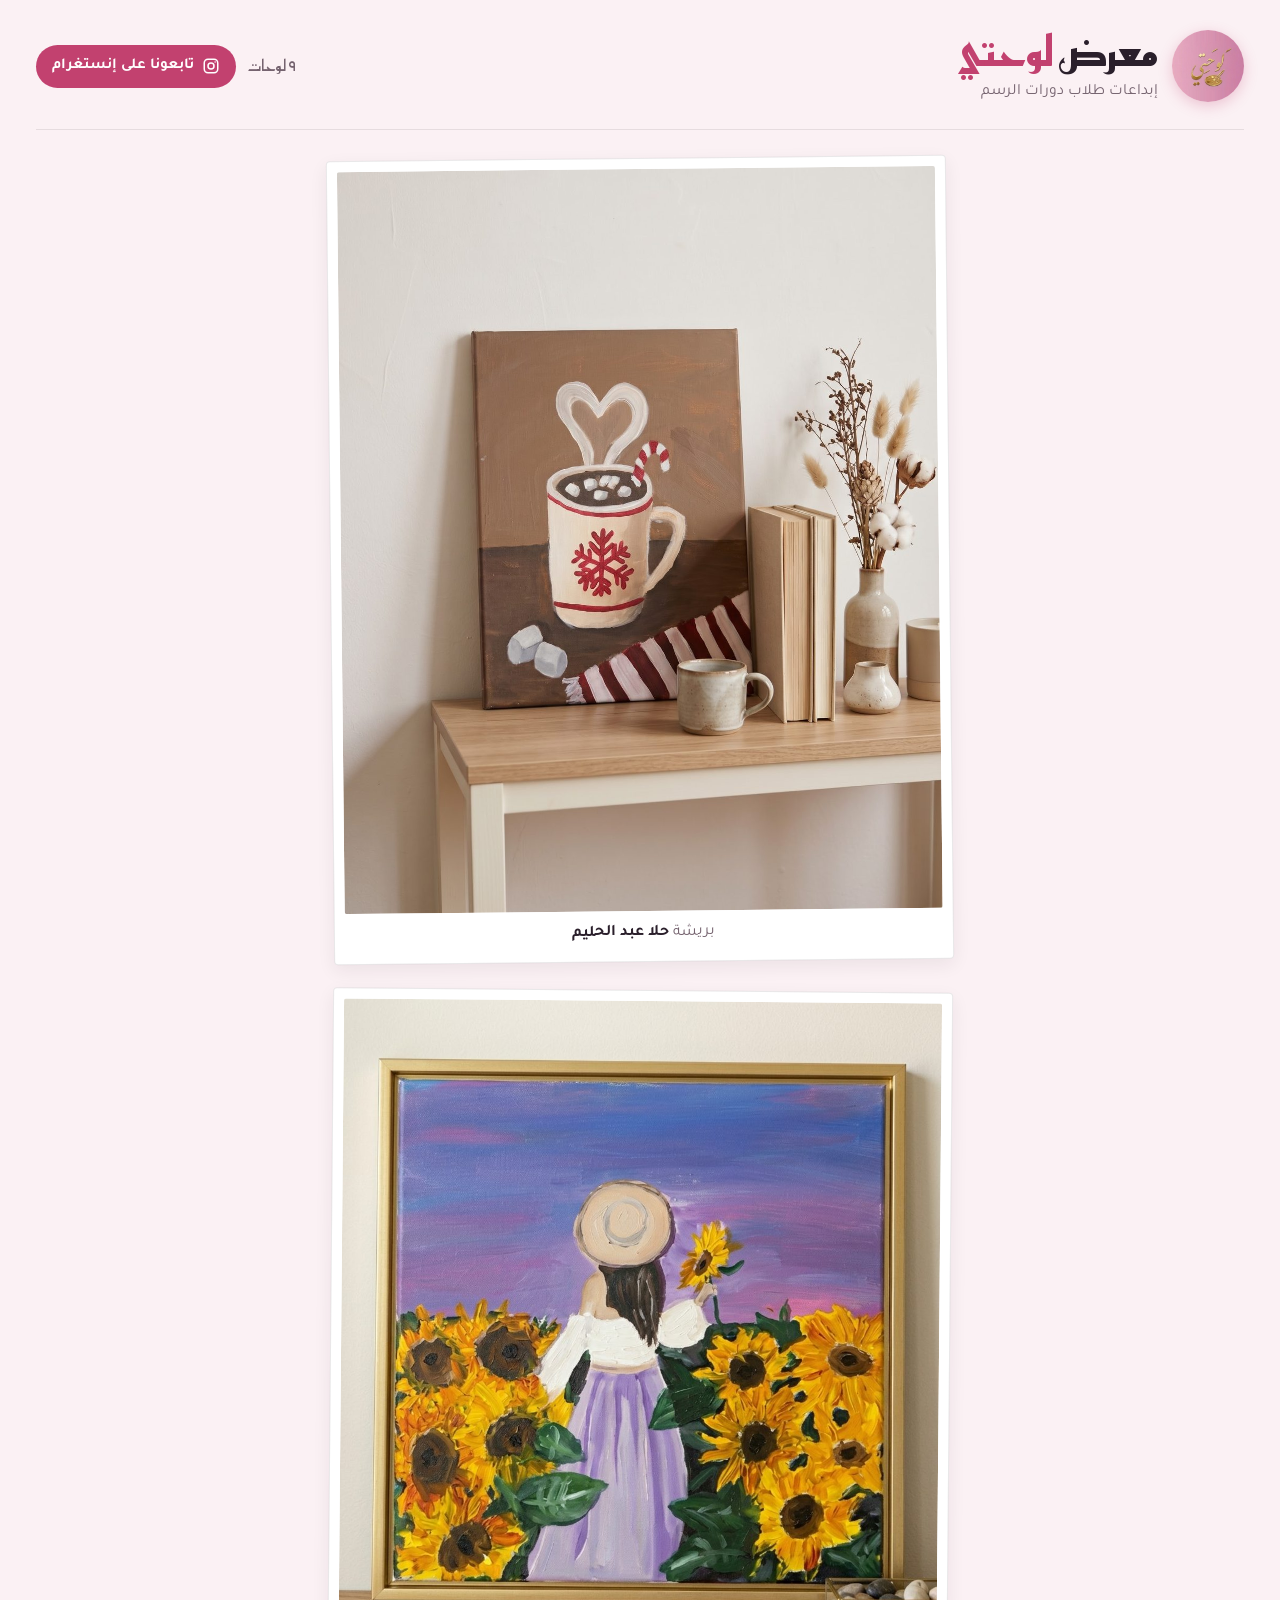
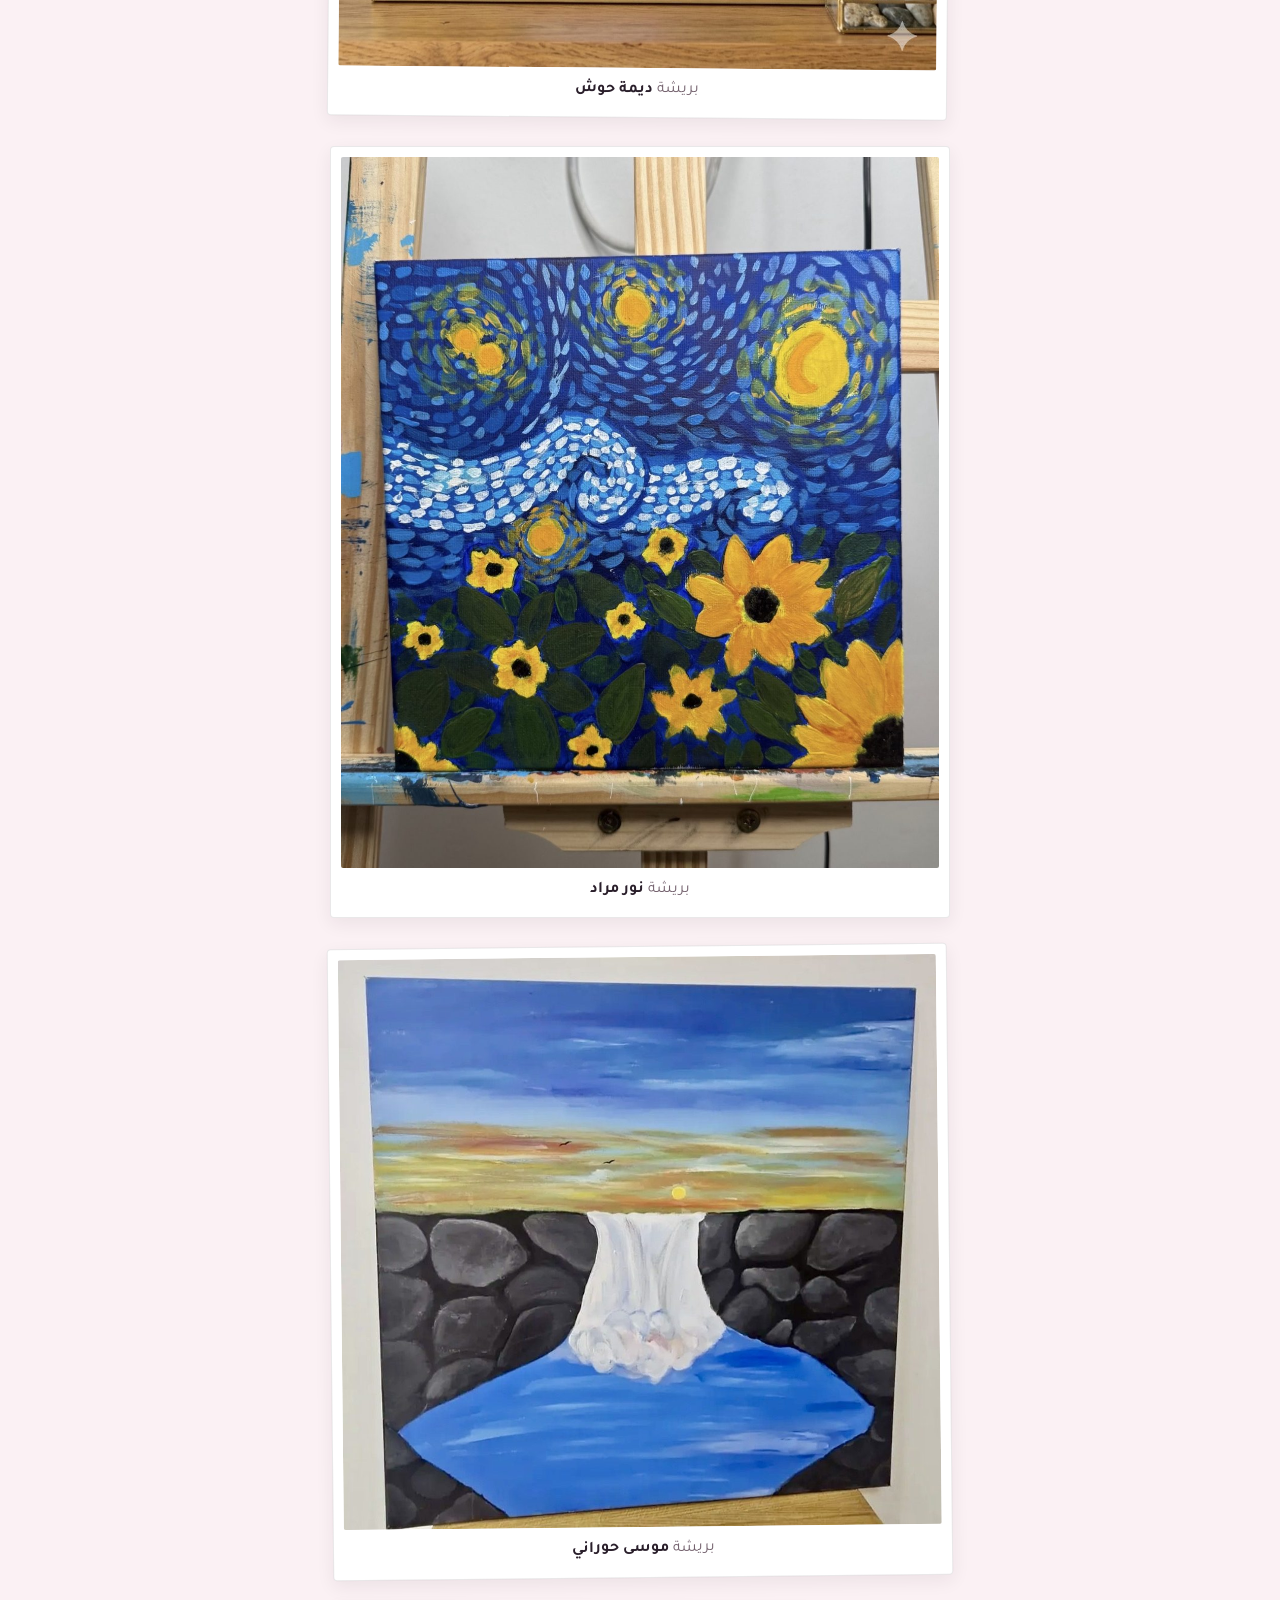
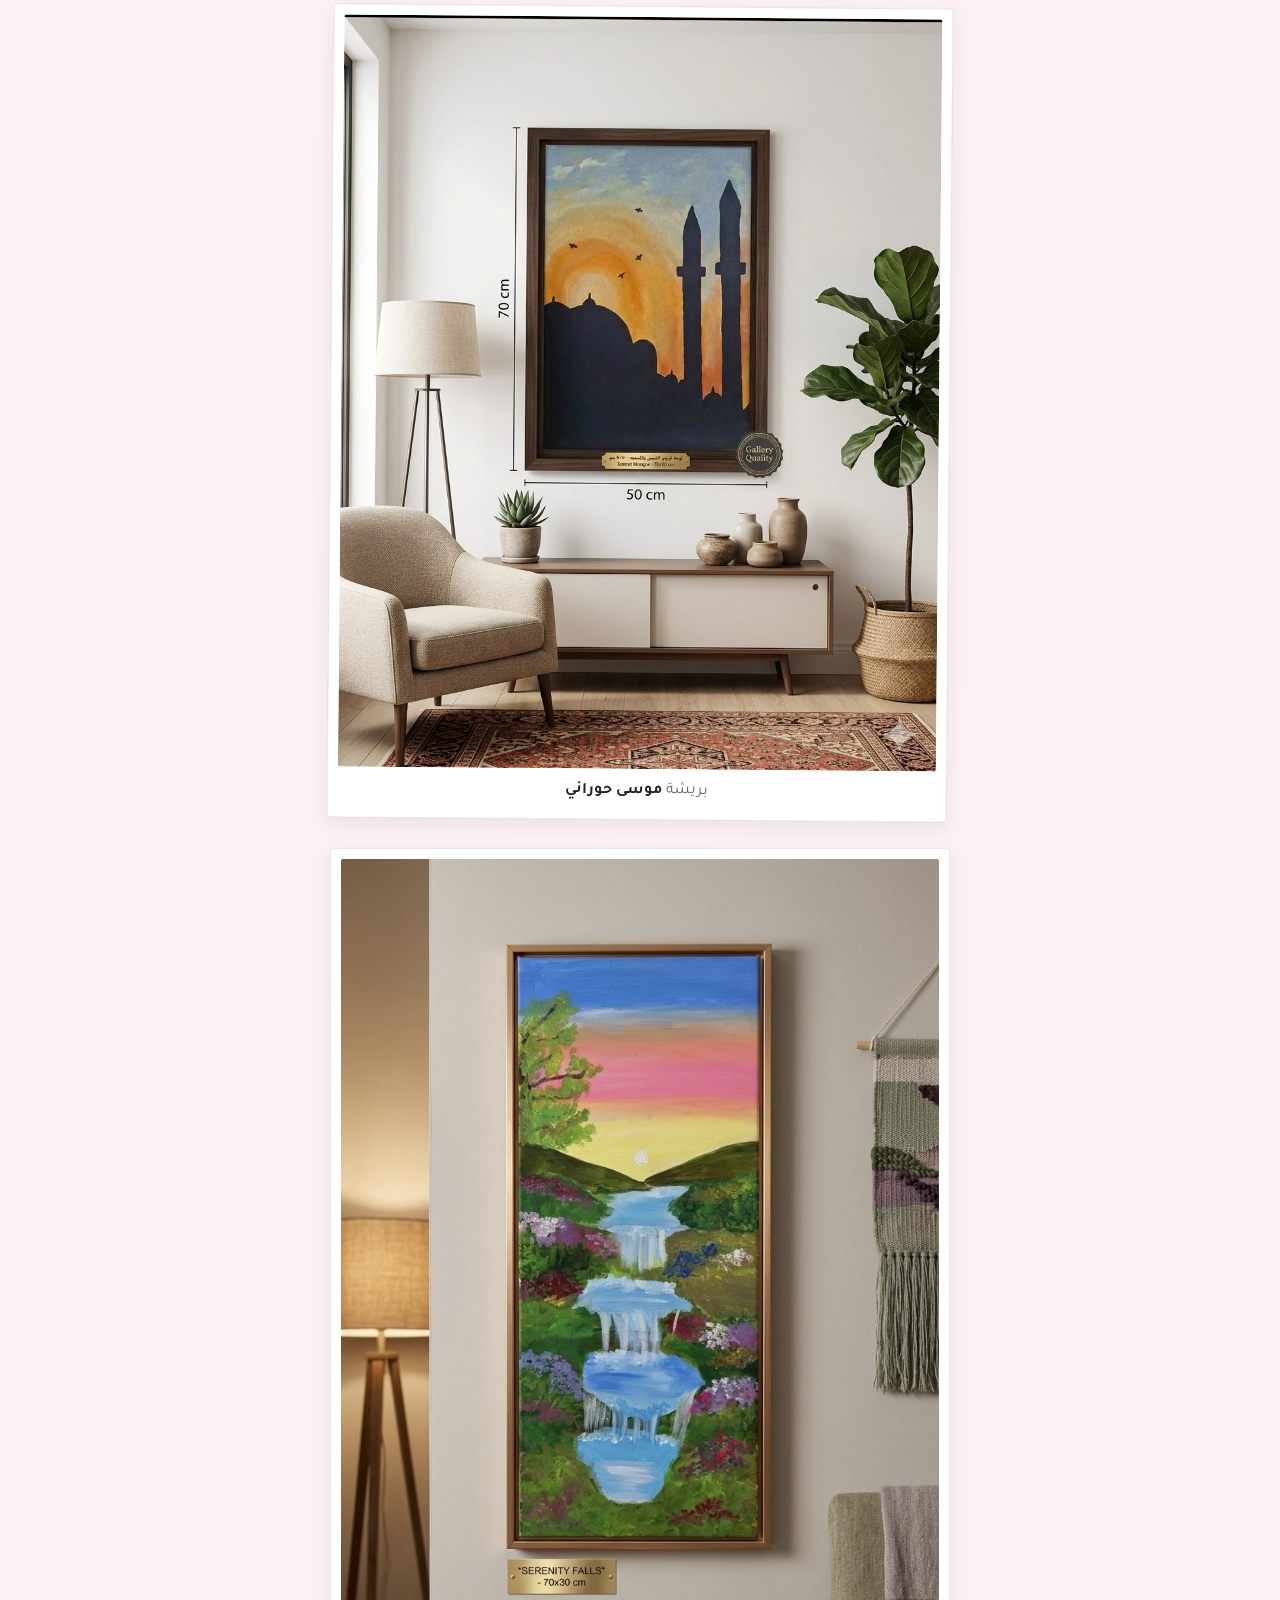
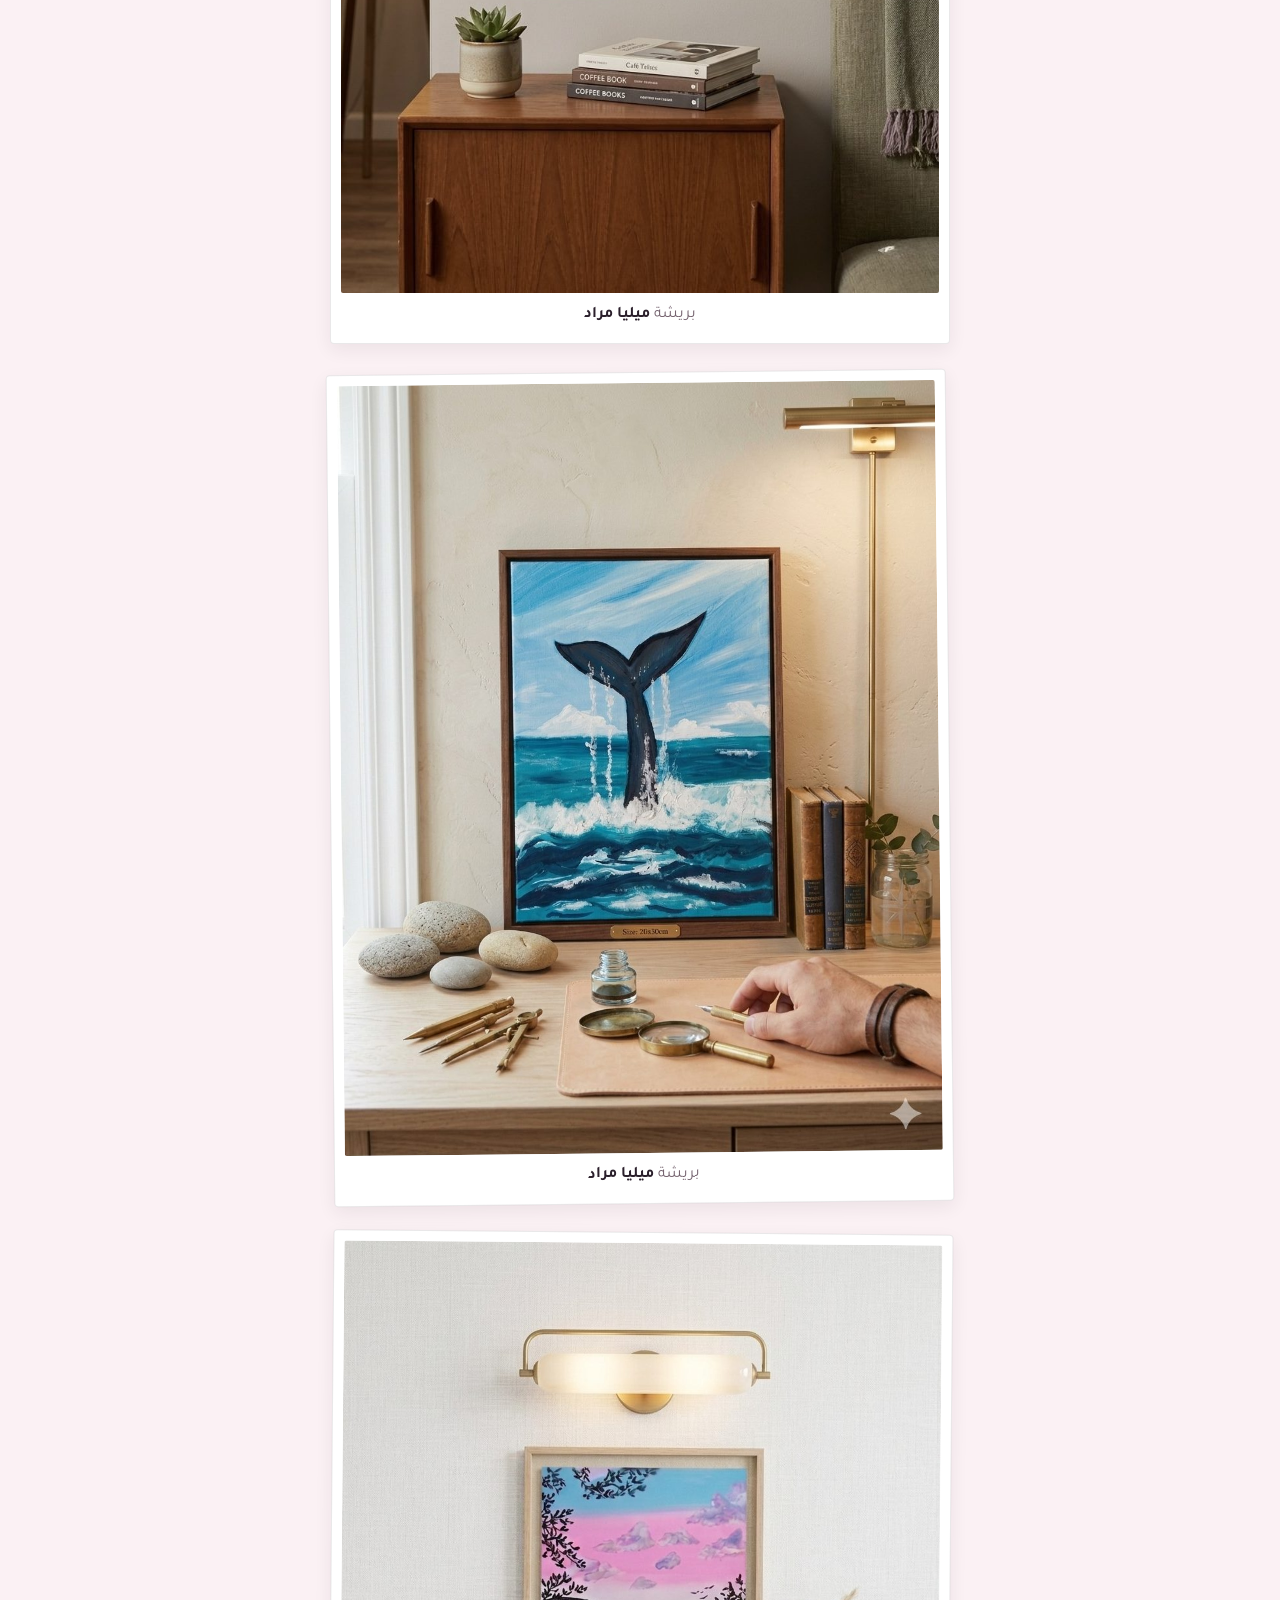
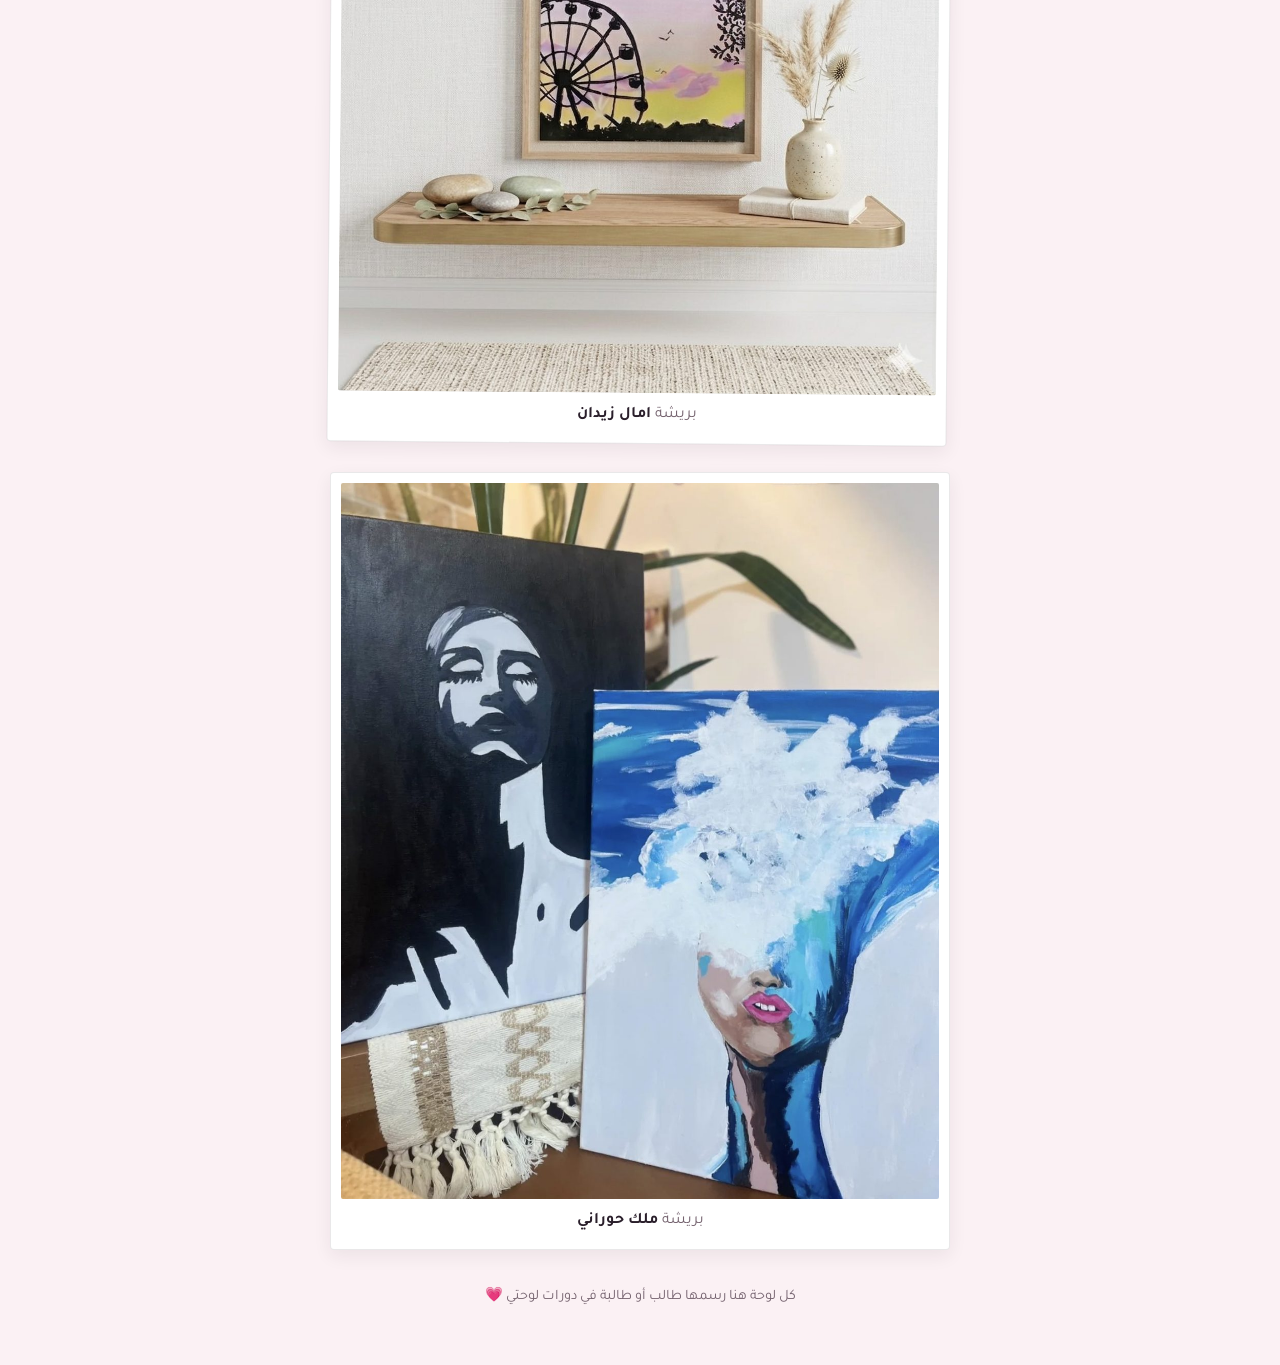
<file: gallery_page/site/index.html>
<!doctype html>
<html lang="ar" dir="rtl">
<head>
<meta charset="utf-8">
<meta name="viewport" content="width=device-width, initial-scale=1, viewport-fit=cover">
<link rel="icon" href="logo.png">
<title>معرض لوحتي</title>
<meta name="claude:viewport-fit-sides" content="cover">
<link rel="preconnect" href="https://fonts.googleapis.com">
<link rel="preconnect" href="https://fonts.gstatic.com" crossorigin>
<link rel="stylesheet" href="https://fonts.googleapis.com/css2?family=Reem+Kufi:wght@500;700&family=Tajawal:wght@400;500;700&display=swap">
<style>
  /* Layout: a wall of paintings hung edge to edge in uneven columns, like a kids' studio pin-board; RTL */
  :root {
    --paper: #fbf1f4;      /* blush studio wall */
    --frame: #ffffff;      /* card / mat */
    --ink: #2a1f2b;        /* plum-black text */
    --soft: #75636f;       /* secondary text */
    --rose: #c2416f;       /* brand accent */
    --line: rgba(42, 31, 43, .10);
    --veil: rgba(24, 16, 22, .94);
    --font-display: "Reem Kufi", "Tajawal", "Segoe UI", Tahoma, sans-serif;
    --font-body: "Tajawal", "Segoe UI", Tahoma, Arial, sans-serif;
  }
  @media (prefers-color-scheme: dark) {
    :root:not([data-theme="light"]) {
      --paper: #1c1519; --frame: #2a2026; --ink: #f6e9ef; --soft: #b8a3ae;
      --rose: #f07fa6; --line: rgba(246, 233, 239, .12); --veil: rgba(8, 5, 7, .95);
      color-scheme: dark;
    }
  }
  :root[data-theme="dark"] {
    --paper: #1c1519; --frame: #2a2026; --ink: #f6e9ef; --soft: #b8a3ae;
    --rose: #f07fa6; --line: rgba(246, 233, 239, .12); --veil: rgba(8, 5, 7, .95);
    color-scheme: dark;
  }

  [hidden] { display: none !important; }
  body {
    background: var(--paper);
    color: var(--ink);
    font-family: var(--font-body);
    font-size: 16px;
    line-height: 1.6;
  }
  .wrap {
    max-width: 1240px;
    margin: 0 auto;
    padding-block: 28px 56px;
    padding-left: max(16px, env(safe-area-inset-left, 0px));
    padding-right: max(16px, env(safe-area-inset-right, 0px));
  }

  header {
    display: flex;
    flex-wrap: wrap;
    align-items: center;
    justify-content: space-between;
    gap: 16px 24px;
    padding-bottom: 24px;
    border-bottom: 1px solid var(--line);
    margin-bottom: 28px;
  }
  .brand { display: flex; align-items: center; gap: 14px; min-width: 0; }
  .brand img {
    width: 72px; height: 72px; object-fit: cover;
    border-radius: 50%;
    box-shadow: 0 4px 14px rgba(194, 65, 111, .25);
  }
  h1 {
    font-family: var(--font-display);
    font-weight: 700;
    font-size: clamp(1.8rem, 4.5vw, 2.6rem);
    line-height: 1.15;
    margin: 0;
    text-wrap: balance;
  }
  h1 span { color: var(--rose); }
  .sub { margin: 4px 0 0; color: var(--soft); font-size: .98rem; }
  .meta { display: flex; align-items: center; gap: 12px; flex-wrap: wrap; }
  .count {
    font-family: var(--font-display);
    color: var(--soft);
    font-size: .95rem;
    font-variant-numeric: tabular-nums;
  }
  .ig {
    display: inline-flex; align-items: center; gap: 8px;
    padding: 9px 16px; border-radius: 999px;
    background: var(--rose); color: var(--frame);
    text-decoration: none; font-weight: 700; font-size: .95rem;
  }
  .ig:hover { filter: brightness(1.08); }
  .ig:focus-visible, .art:focus-visible, .lb button:focus-visible {
    outline: 3px solid var(--rose); outline-offset: 3px;
  }
  .ig svg { width: 18px; height: 18px; }

  .wall { max-width: 620px; margin: 0 auto; display: flex; flex-direction: column; gap: 28px; }
  .art {
    display: block; width: 100%;
    margin: 0;
    padding: 10px;
    background: var(--frame);
    border: 1px solid var(--line);
    border-radius: 4px;
    box-shadow: 0 6px 18px rgba(42, 31, 43, .07);
    cursor: zoom-in;
    font: inherit; color: inherit; text-align: inherit;
    transition: transform .25s ease, box-shadow .25s ease;
  }
  .art:nth-child(3n+1) { transform: rotate(-.6deg); }
  .art:nth-child(3n+2) { transform: rotate(.5deg); }
  .art:hover { transform: translateY(-4px) rotate(0); box-shadow: 0 14px 28px rgba(42, 31, 43, .12); }
  .art img { display: block; width: 100%; height: auto; border-radius: 2px; background: var(--line); }
  .art .cap {
    display: block;
    padding: 10px 4px 4px;
    font-size: 1rem; color: var(--soft); text-align: center;
  }
  .art .cap b { color: var(--ink); font-weight: 700; }

  .empty {
    text-align: center; padding: 64px 16px;
    border: 2px dashed var(--line); border-radius: 8px; color: var(--soft);
  }
  .empty h2 { font-family: var(--font-display); color: var(--ink); margin: 0 0 6px; font-size: 1.5rem; }

  footer { margin-top: 36px; text-align: center; color: var(--soft); font-size: .9rem; }

  .lb {
    position: fixed; inset: 0; z-index: 50;
    background: var(--veil);
    display: grid; grid-template-rows: auto 1fr auto;
    padding: calc(env(safe-area-inset-top, 0px) + 10px) max(10px, env(safe-area-inset-right, 0px)) calc(env(safe-area-inset-bottom, 0px) + 16px) max(10px, env(safe-area-inset-left, 0px));
    color: #fff;
  }
  .lb-top { display: flex; justify-content: space-between; align-items: center; gap: 12px; }
  .lb-pos { font-variant-numeric: tabular-nums; opacity: .75; font-size: .95rem; }
  .lb-stage { position: relative; display: flex; align-items: center; justify-content: center; min-height: 0; }
  .lb-stage img { max-width: 100%; max-height: 100%; object-fit: contain; border-radius: 2px; }
  .lb-name { text-align: center; font-family: var(--font-display); font-size: 1.25rem; min-height: 1.6em; padding-top: 10px; }
  .lb button {
    background: rgba(255,255,255,.12); color: #fff; border: 0;
    width: 46px; height: 46px; border-radius: 50%;
    font-size: 1.4rem; line-height: 1; cursor: pointer;
    display: grid; place-items: center;
  }
  .lb button:hover { background: rgba(255,255,255,.22); }
  .lb .nav { position: absolute; top: 50%; translate: 0 -50%; }
  .lb .prev { right: 4px; }
  .lb .next { left: 4px; }

  @media (max-width: 520px) {
    .wall { gap: 20px; }
    .art { padding: 8px; }
    .art .cap { font-size: .95rem; padding: 8px 2px 2px; }
    .lb .nav { display: none; }
  }
  @media (prefers-reduced-motion: reduce) {
    .art, .art:nth-child(n) { transition: none; transform: none; }
  }

  *, *::before, *::after { box-sizing: border-box; }
  body { margin: 0; }
  img { max-width: 100%; }
</style>
</head>
<body>


<div class="wrap" dir="rtl" lang="ar">
  <header>
    <div class="brand">
      <img src="logo.png" alt="شعار لوحتي">
      <div>
        <h1>معرض <span>لوحتي</span></h1>
        <p class="sub">إبداعات طلاب دورات الرسم</p>
      </div>
    </div>
    <div class="meta">
      <span class="count" id="count">9 لوحة</span>
      <a class="ig" href="https://www.instagram.com/law7atiii" target="_blank" rel="noopener">
        <svg viewBox="0 0 24 24" fill="none" stroke="currentColor" stroke-width="2" aria-hidden="true"><rect x="3" y="3" width="18" height="18" rx="5"/><circle cx="12" cy="12" r="4"/><circle cx="17.5" cy="6.5" r="1" fill="currentColor" stroke="none"/></svg>
        تابعونا على إنستغرام
      </a>
    </div>
  </header>

  <main id="wall" class="wall" aria-label="لوحات الطلاب"></main>

  <div id="empty" class="empty" hidden>
    <h2>اللوحات في الطريق 🎨</h2>
    <p>نعمل على تعليق لوحات الطلاب هنا قريباً.</p>
  </div>

  <footer>كل لوحة هنا رسمها طالب أو طالبة في دورات لوحتي 💗</footer>
</div>

<div class="lb" id="lb" hidden role="dialog" aria-modal="true" aria-label="عرض اللوحة">
  <div class="lb-top">
    <span class="lb-pos" id="lbPos"></span>
    <button type="button" id="lbClose" aria-label="إغلاق">✕</button>
  </div>
  <div class="lb-stage">
    <button type="button" class="nav prev" id="lbPrev" aria-label="اللوحة السابقة">›</button>
    <img id="lbImg" alt="">
    <button type="button" class="nav next" id="lbNext" aria-label="اللوحة التالية">‹</button>
  </div>
  <div class="lb-name" id="lbName"></div>
</div>

<script>
  const ITEMS = [{"src": "photos/001.jpg", "name": "حلا عبد الحليم"}, {"src": "photos/002.jpg", "name": "ديمة حوش"}, {"src": "photos/003.jpg", "name": "نور مراد"}, {"src": "photos/004.jpg", "name": "موسى حوراني"}, {"src": "photos/005.jpg", "name": "موسى حوراني"}, {"src": "photos/006.jpg", "name": "ميليا مراد"}, {"src": "photos/007.jpg", "name": "ميليا مراد"}, {"src": "photos/008.jpg", "name": "امال زيدان"}, {"src": "photos/009.jpg", "name": "ملك حوراني"}];
  const wall = document.getElementById('wall');
  const lb = document.getElementById('lb');
  const lbImg = document.getElementById('lbImg');
  const lbName = document.getElementById('lbName');
  const lbPos = document.getElementById('lbPos');
  let current = 0, lastFocus = null;

  const nums = n => n.toLocaleString('ar-EG');
  document.getElementById('count').textContent =
    ITEMS.length === 1 ? 'لوحة واحدة' : ITEMS.length === 2 ? 'لوحتان'
      : nums(ITEMS.length) + (ITEMS.length <= 10 ? ' لوحات' : ' لوحة');

  if (!ITEMS.length) document.getElementById('empty').hidden = false;

  ITEMS.forEach((it, i) => {
    const b = document.createElement('button');
    b.type = 'button';
    b.className = 'art';
    const img = document.createElement('img');
    img.src = it.src;
    img.loading = i < 6 ? 'eager' : 'lazy';
    img.alt = it.name ? 'لوحة بريشة ' + it.name : 'لوحة من أعمال الطلاب';
    b.append(img);
    if (it.name) {
      const cap = document.createElement('span');
      cap.className = 'cap';
      const n = document.createElement('b');
      n.textContent = it.name;
      cap.append('بريشة ', n);
      b.append(cap);
    }
    b.addEventListener('click', () => open(i));
    wall.append(b);
  });

  function show(i) {
    current = (i + ITEMS.length) % ITEMS.length;
    const it = ITEMS[current];
    lbImg.src = it.src;
    lbImg.alt = it.name ? 'لوحة بريشة ' + it.name : 'لوحة من أعمال الطلاب';
    lbName.textContent = it.name ? 'بريشة ' + it.name : '';
    lbPos.textContent = nums(current + 1) + ' / ' + nums(ITEMS.length);
  }
  function open(i) { lastFocus = document.activeElement; show(i); lb.hidden = false; document.getElementById('lbClose').focus(); }
  function close() { lb.hidden = true; if (lastFocus) lastFocus.focus(); }

  document.getElementById('lbClose').addEventListener('click', close);
  document.getElementById('lbPrev').addEventListener('click', () => show(current - 1));
  document.getElementById('lbNext').addEventListener('click', () => show(current + 1));
  lb.addEventListener('click', e => { if (e.target === lb || e.target.classList.contains('lb-stage')) close(); });
  document.addEventListener('keydown', e => {
    if (lb.hidden) return;
    if (e.key === 'Escape') close();
    else if (e.key === 'ArrowLeft') show(current + 1);   /* RTL: left = next */
    else if (e.key === 'ArrowRight') show(current - 1);
  });
  let x0 = null;
  lb.addEventListener('touchstart', e => { x0 = e.touches[0].clientX; }, { passive: true });
  lb.addEventListener('touchend', e => {
    if (x0 === null) return;
    const dx = e.changedTouches[0].clientX - x0; x0 = null;
    if (Math.abs(dx) > 50) show(current + (dx > 0 ? 1 : -1));
  });
</script>

</body>
</html>
</file>
